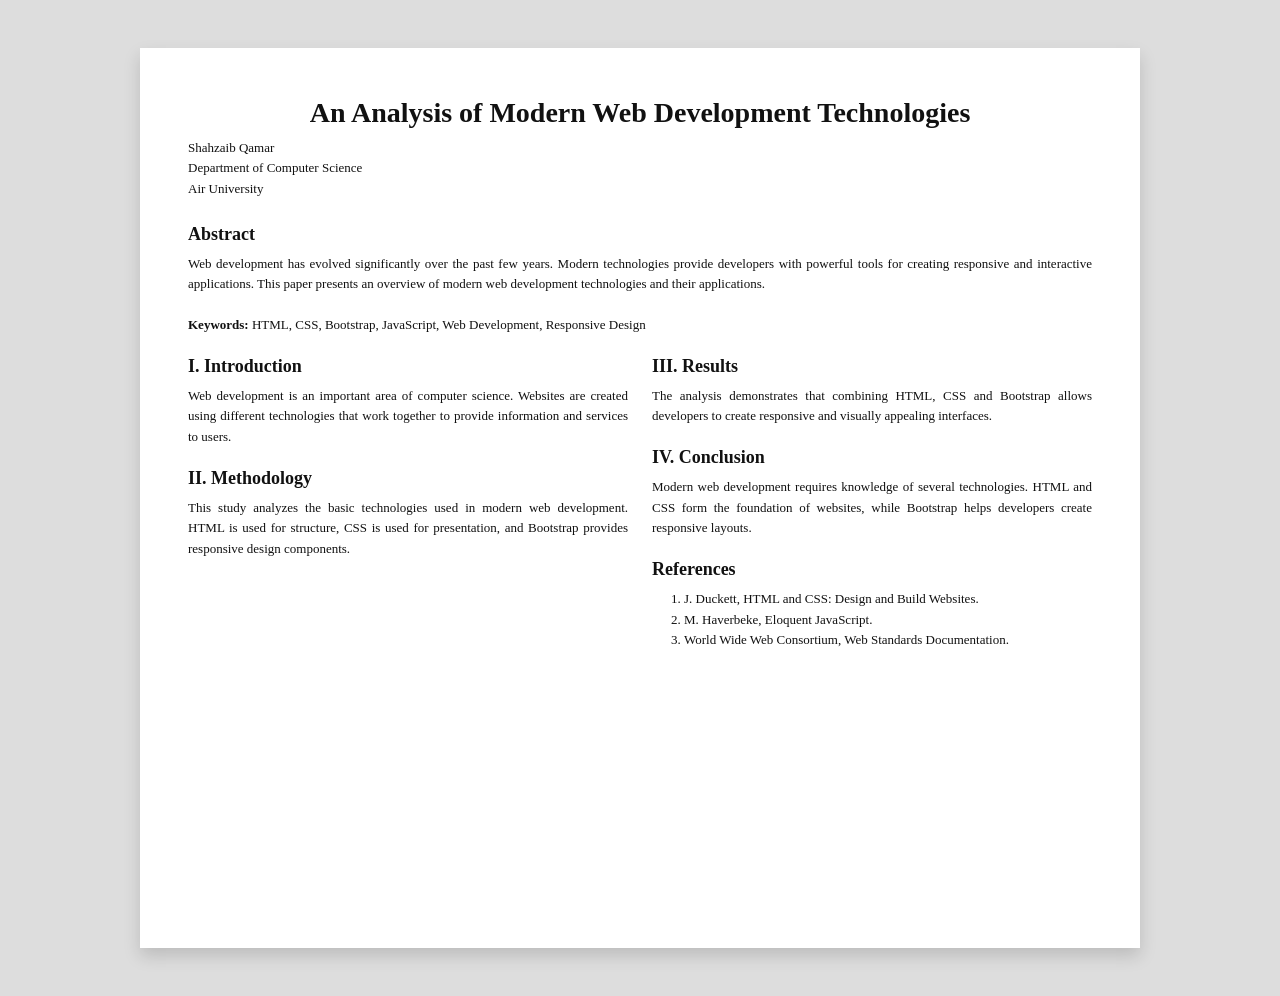
<file: lab 3 FSWD/task 4/index.html>
<!DOCTYPE html>
<html lang="en">

<head>

    <meta charset="UTF-8">

    <meta name="viewport"
          content="width=device-width, initial-scale=1.0">

    <title>IEEE Paper</title>

    <!-- Bootstrap -->

    <link
        href="https://cdn.jsdelivr.net/npm/bootstrap@5.3.3/dist/css/bootstrap.min.css"
        rel="stylesheet">

    <!-- Custom CSS -->

    <link rel="stylesheet" href="style.css">

</head>

<body>


<div class="container my-5">

    <div class="paper bg-white shadow p-5">


        <!-- TITLE -->

        <div class="text-center mb-4">

            <h1 class="paper-title">

                An Analysis of Modern Web Development
                Technologies

            </h1>


            <p>

                Shahzaib Qamar<br>

                Department of Computer Science<br>

                Air University

            </p>

        </div>



        <!-- ABSTRACT -->

        <section>

            <h2>
                Abstract
            </h2>

            <p>

                Web development has evolved significantly
                over the past few years. Modern technologies
                provide developers with powerful tools for
                creating responsive and interactive applications.
                This paper presents an overview of modern web
                development technologies and their applications.

            </p>

        </section>



        <!-- KEYWORDS -->

        <section>

            <p>

                <strong>
                    Keywords:
                </strong>

                HTML, CSS, Bootstrap, JavaScript,
                Web Development, Responsive Design

            </p>

        </section>



        <!-- TWO COLUMNS -->

        <div class="row">


            <!-- COLUMN 1 -->

            <div class="col-md-6">

                <section>

                    <h2>
                        I. Introduction
                    </h2>

                    <p>

                        Web development is an important area
                        of computer science. Websites are created
                        using different technologies that work
                        together to provide information and
                        services to users.

                    </p>

                </section>


                <section>

                    <h2>
                        II. Methodology
                    </h2>

                    <p>

                        This study analyzes the basic technologies
                        used in modern web development. HTML is
                        used for structure, CSS is used for
                        presentation, and Bootstrap provides
                        responsive design components.

                    </p>

                </section>

            </div>



            <!-- COLUMN 2 -->

            <div class="col-md-6">

                <section>

                    <h2>
                        III. Results
                    </h2>

                    <p>

                        The analysis demonstrates that combining
                        HTML, CSS and Bootstrap allows developers
                        to create responsive and visually appealing
                        interfaces.

                    </p>

                </section>


                <section>

                    <h2>
                        IV. Conclusion
                    </h2>

                    <p>

                        Modern web development requires knowledge
                        of several technologies. HTML and CSS form
                        the foundation of websites, while Bootstrap
                        helps developers create responsive layouts.

                    </p>

                </section>


                <section>

                    <h2>
                        References
                    </h2>

                    <ol>

                        <li>
                            J. Duckett,
                            HTML and CSS:
                            Design and Build Websites.
                        </li>

                        <li>
                            M. Haverbeke,
                            Eloquent JavaScript.
                        </li>

                        <li>
                            World Wide Web Consortium,
                            Web Standards Documentation.
                        </li>

                    </ol>

                </section>

            </div>

        </div>

    </div>

</div>

</body>

</html>
</file>
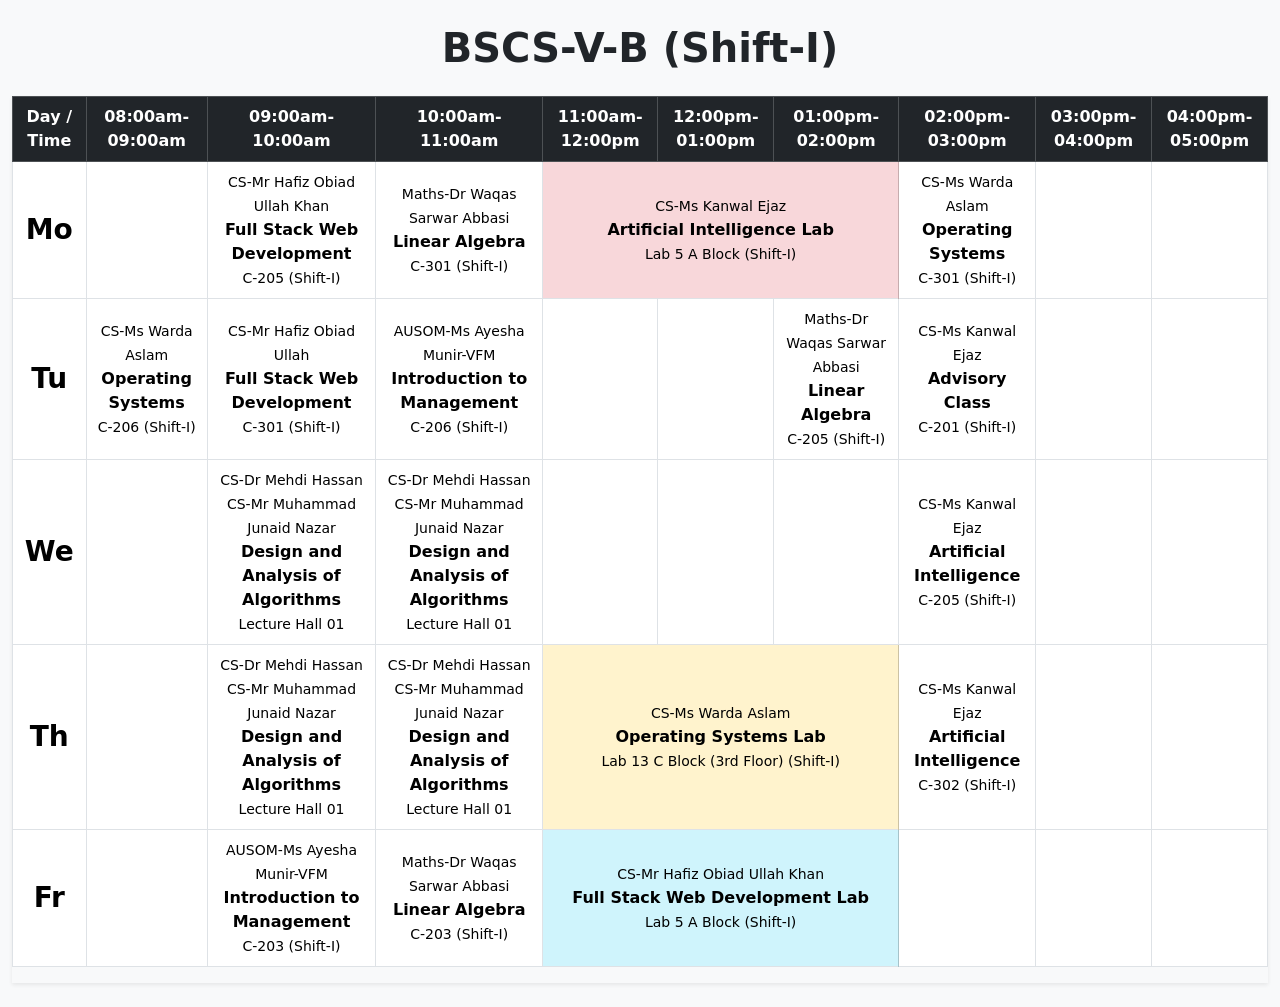
<file: lab 3 FSWD/task1 time-table/index.html>
<!DOCTYPE html>
<html lang="en">

<head>

    <meta charset="UTF-8">

    <meta name="viewport" content="width=device-width, initial-scale=1.0">

    <title>BSCS-V-B Timetable</title>

    <!-- Bootstrap CSS -->
    <link
        href="https://cdn.jsdelivr.net/npm/bootstrap@5.3.3/dist/css/bootstrap.min.css"
        rel="stylesheet">

</head>


<body class="bg-light">


    <!-- Main Container -->

    <div class="container-fluid py-4">


        <!-- Heading -->

        <h1 class="text-center fw-bold mb-4">
            BSCS-V-B (Shift-I)
        </h1>


        <!-- Responsive Table -->

        <div class="table-responsive shadow-sm">

            <table class="table table-bordered table-hover text-center align-middle bg-white">


                <!-- Table Header -->

                <thead class="table-dark">

                    <tr>

                        <th>Day / Time</th>

                        <th>08:00am-09:00am</th>

                        <th>09:00am-10:00am</th>

                        <th>10:00am-11:00am</th>

                        <th>11:00am-12:00pm</th>

                        <th>12:00pm-01:00pm</th>

                        <th>01:00pm-02:00pm</th>

                        <th>02:00pm-03:00pm</th>

                        <th>03:00pm-04:00pm</th>

                        <th>04:00pm-05:00pm</th>

                    </tr>

                </thead>


                <!-- Table Body -->

                <tbody>


                    <!-- Monday -->

                    <tr>

                        <th class="fs-3">
                            Mo
                        </th>


                        <td></td>


                        <td>

                            <small>
                                CS-Mr Hafiz Obiad Ullah Khan
                            </small>

                            <br>

                            <strong>
                                Full Stack Web Development
                            </strong>

                            <br>

                            <small>
                                C-205 (Shift-I)
                            </small>

                        </td>


                        <td>

                            <small>
                                Maths-Dr Waqas Sarwar Abbasi
                            </small>

                            <br>

                            <strong>
                                Linear Algebra
                            </strong>

                            <br>

                            <small>
                                C-301 (Shift-I)
                            </small>

                        </td>


                        <!-- AI Lab occupies 3 hours -->

                        <td colspan="3" class="table-danger">

                            <small>
                                CS-Ms Kanwal Ejaz
                            </small>

                            <br>

                            <strong>
                                Artificial Intelligence Lab
                            </strong>

                            <br>

                            <small>
                                Lab 5 A Block (Shift-I)
                            </small>

                        </td>


                        <td>

                            <small>
                                CS-Ms Warda Aslam
                            </small>

                            <br>

                            <strong>
                                Operating Systems
                            </strong>

                            <br>

                            <small>
                                C-301 (Shift-I)
                            </small>

                        </td>


                        <td></td>

                        <td></td>

                    </tr>


                    <!-- Tuesday -->

                    <tr>

                        <th class="fs-3">
                            Tu
                        </th>


                        <td>

                            <small>
                                CS-Ms Warda Aslam
                            </small>

                            <br>

                            <strong>
                                Operating Systems
                            </strong>

                            <br>

                            <small>
                                C-206 (Shift-I)
                            </small>

                        </td>


                        <td>

                            <small>
                                CS-Mr Hafiz Obiad Ullah
                            </small>

                            <br>

                            <strong>
                                Full Stack Web Development
                            </strong>

                            <br>

                            <small>
                                C-301 (Shift-I)
                            </small>

                        </td>


                        <td>

                            <small>
                                AUSOM-Ms Ayesha Munir-VFM
                            </small>

                            <br>

                            <strong>
                                Introduction to Management
                            </strong>

                            <br>

                            <small>
                                C-206 (Shift-I)
                            </small>

                        </td>


                        <td></td>

                        <td></td>


                        <td>

                            <small>
                                Maths-Dr Waqas Sarwar Abbasi
                            </small>

                            <br>

                            <strong>
                                Linear Algebra
                            </strong>

                            <br>

                            <small>
                                C-205 (Shift-I)
                            </small>

                        </td>


                        <td>

                            <small>
                                CS-Ms Kanwal Ejaz
                            </small>

                            <br>

                            <strong>
                                Advisory Class
                            </strong>

                            <br>

                            <small>
                                C-201 (Shift-I)
                            </small>

                        </td>


                        <td></td>

                        <td></td>

                    </tr>


                    <!-- Wednesday -->

                    <tr>

                        <th class="fs-3">
                            We
                        </th>


                        <td></td>


                        <td>

                            <small>
                                CS-Dr Mehdi Hassan
                            </small>

                            <br>

                            <small>
                                CS-Mr Muhammad Junaid Nazar
                            </small>

                            <br>

                            <strong>
                                Design and Analysis of Algorithms
                            </strong>

                            <br>

                            <small>
                                Lecture Hall 01
                            </small>

                        </td>


                        <td>

                            <small>
                                CS-Dr Mehdi Hassan
                            </small>

                            <br>

                            <small>
                                CS-Mr Muhammad Junaid Nazar
                            </small>

                            <br>

                            <strong>
                                Design and Analysis of Algorithms
                            </strong>

                            <br>

                            <small>
                                Lecture Hall 01
                            </small>

                        </td>


                        <td></td>

                        <td></td>

                        <td></td>


                        <td>

                            <small>
                                CS-Ms Kanwal Ejaz
                            </small>

                            <br>

                            <strong>
                                Artificial Intelligence
                            </strong>

                            <br>

                            <small>
                                C-205 (Shift-I)
                            </small>

                        </td>


                        <td></td>

                        <td></td>

                    </tr>


                    <!-- Thursday -->

                    <tr>

                        <th class="fs-3">
                            Th
                        </th>


                        <td></td>


                        <td>

                            <small>
                                CS-Dr Mehdi Hassan
                            </small>

                            <br>

                            <small>
                                CS-Mr Muhammad Junaid Nazar
                            </small>

                            <br>

                            <strong>
                                Design and Analysis of Algorithms
                            </strong>

                            <br>

                            <small>
                                Lecture Hall 01
                            </small>

                        </td>


                        <td>

                            <small>
                                CS-Dr Mehdi Hassan
                            </small>

                            <br>

                            <small>
                                CS-Mr Muhammad Junaid Nazar
                            </small>

                            <br>

                            <strong>
                                Design and Analysis of Algorithms
                            </strong>

                            <br>

                            <small>
                                Lecture Hall 01
                            </small>

                        </td>


                        <!-- Operating Systems Lab -->

                        <td colspan="3" class="table-warning">

                            <small>
                                CS-Ms Warda Aslam
                            </small>

                            <br>

                            <strong>
                                Operating Systems Lab
                            </strong>

                            <br>

                            <small>
                                Lab 13 C Block (3rd Floor) (Shift-I)
                            </small>

                        </td>


                        <td>

                            <small>
                                CS-Ms Kanwal Ejaz
                            </small>

                            <br>

                            <strong>
                                Artificial Intelligence
                            </strong>

                            <br>

                            <small>
                                C-302 (Shift-I)
                            </small>

                        </td>


                        <td></td>

                        <td></td>

                    </tr>


                    <!-- Friday -->

                    <tr>

                        <th class="fs-3">
                            Fr
                        </th>


                        <td></td>


                        <td>

                            <small>
                                AUSOM-Ms Ayesha Munir-VFM
                            </small>

                            <br>

                            <strong>
                                Introduction to Management
                            </strong>

                            <br>

                            <small>
                                C-203 (Shift-I)
                            </small>

                        </td>


                        <td>

                            <small>
                                Maths-Dr Waqas Sarwar Abbasi
                            </small>

                            <br>

                            <strong>
                                Linear Algebra
                            </strong>

                            <br>

                            <small>
                                C-203 (Shift-I)
                            </small>

                        </td>


                        <!-- Full Stack Lab -->

                        <td colspan="3" class="table-info">

                            <small>
                                CS-Mr Hafiz Obiad Ullah Khan
                            </small>

                            <br>

                            <strong>
                                Full Stack Web Development Lab
                            </strong>

                            <br>

                            <small>
                                Lab 5 A Block (Shift-I)
                            </small>

                        </td>


                        <td></td>

                        <td></td>

                        <td></td>

                    </tr>


                </tbody>

            </table>

        </div>

    </div>


    <!-- Bootstrap JavaScript -->

    <script
        src="https://cdn.jsdelivr.net/npm/bootstrap@5.3.3/dist/js/bootstrap.bundle.min.js">
    </script>

</body>

</html>
</file>
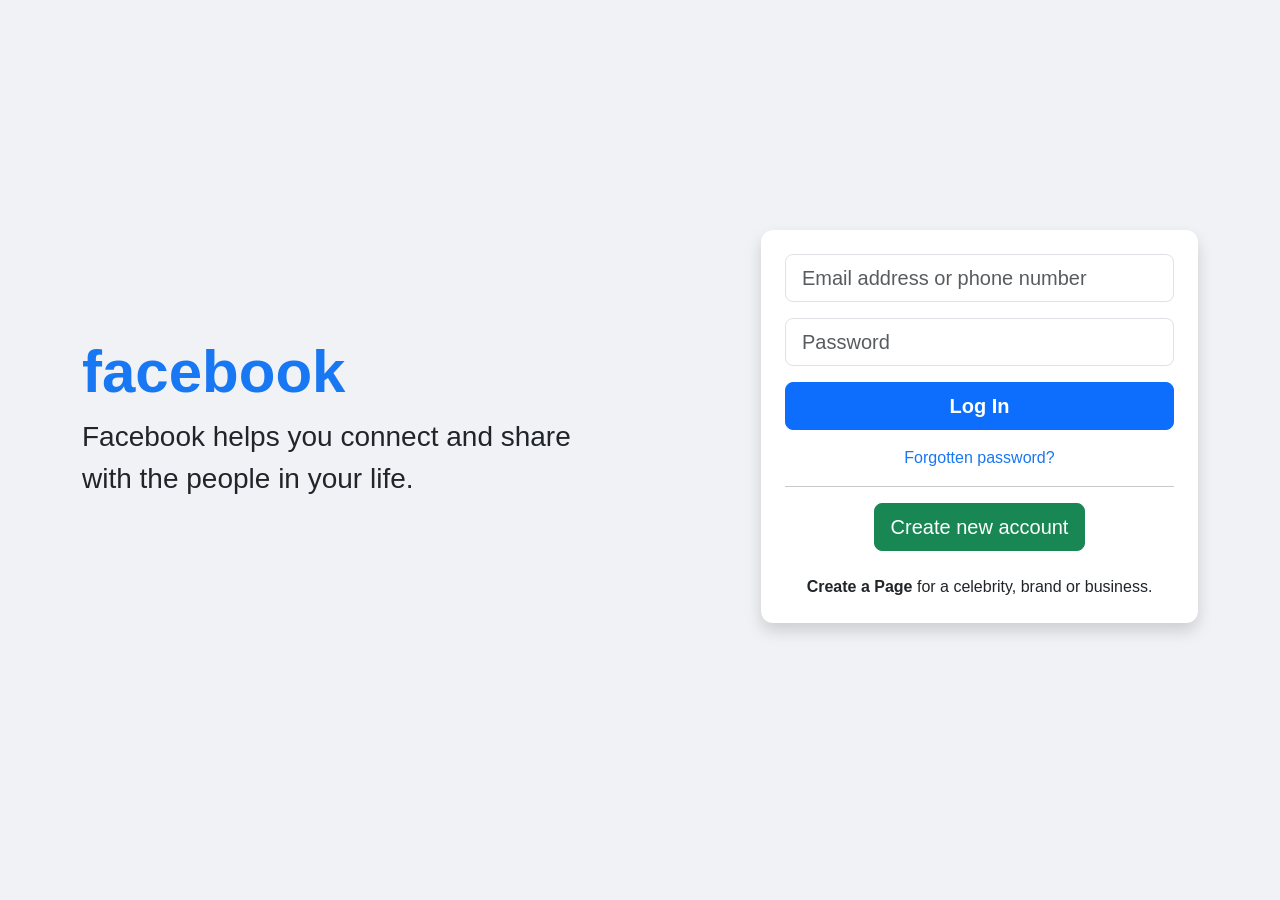
<file: lab 3 FSWD/task2/index.html>
<!DOCTYPE html>
<html lang="en">

<head>

    <meta charset="UTF-8">

    <meta name="viewport"
          content="width=device-width, initial-scale=1.0">

    <title>Facebook</title>

    <!-- Bootstrap CSS -->
    <link
        href="https://cdn.jsdelivr.net/npm/bootstrap@5.3.3/dist/css/bootstrap.min.css"
        rel="stylesheet">

    <!-- Custom CSS -->
    <link rel="stylesheet" href="style.css">

</head>

<body>


<div class="container">

    <div class="row align-items-center min-vh-100 g-5">


        <!-- LEFT SECTION -->

        <div class="col-lg-6">

            <h1 class="facebook-logo">
                facebook
            </h1>

            <p class="facebook-text">

                Facebook helps you connect and share
                with the people in your life.

            </p>

        </div>


        <!-- LOGIN CARD -->

        <div class="col-lg-5 offset-lg-1">

            <div class="card login-card shadow">

                <div class="card-body p-4">


                    <form>


                        <input
                            type="email"
                            class="form-control form-control-lg mb-3"
                            placeholder="Email address or phone number">


                        <input
                            type="password"
                            class="form-control form-control-lg mb-3"
                            placeholder="Password">


                        <button
                            type="submit"
                            class="btn btn-primary btn-lg w-100 fw-bold">

                            Log In

                        </button>


                        <div class="text-center my-3">

                            <a href="#">
                                Forgotten password?
                            </a>

                        </div>


                        <hr>


                        <div class="text-center">

                            <button
                                type="button"
                                class="btn btn-success btn-lg">

                                Create new account

                            </button>

                        </div>

                    </form>


                    <p class="text-center mt-4 mb-0">

                        <strong>
                            Create a Page
                        </strong>

                        for a celebrity, brand or business.

                    </p>

                </div>

            </div>

        </div>

    </div>

</div>

</body>

</html>
</file>
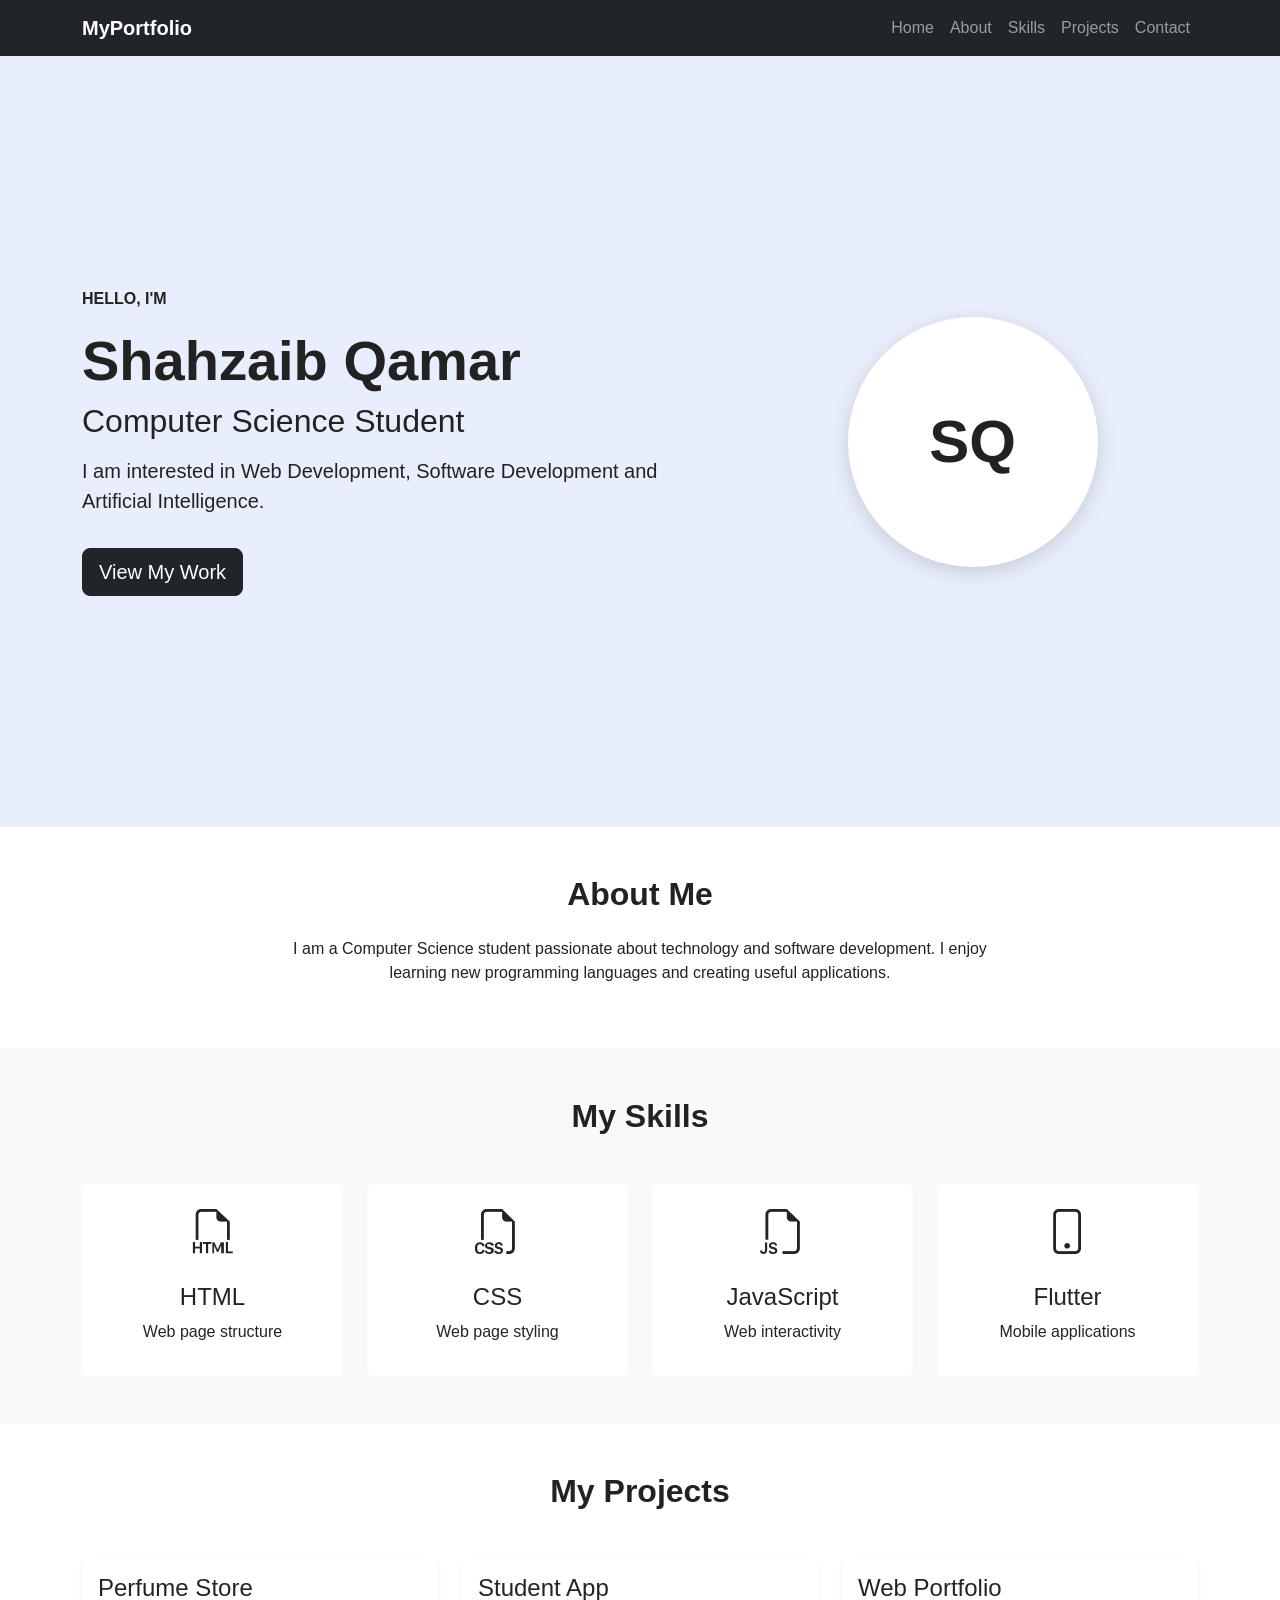
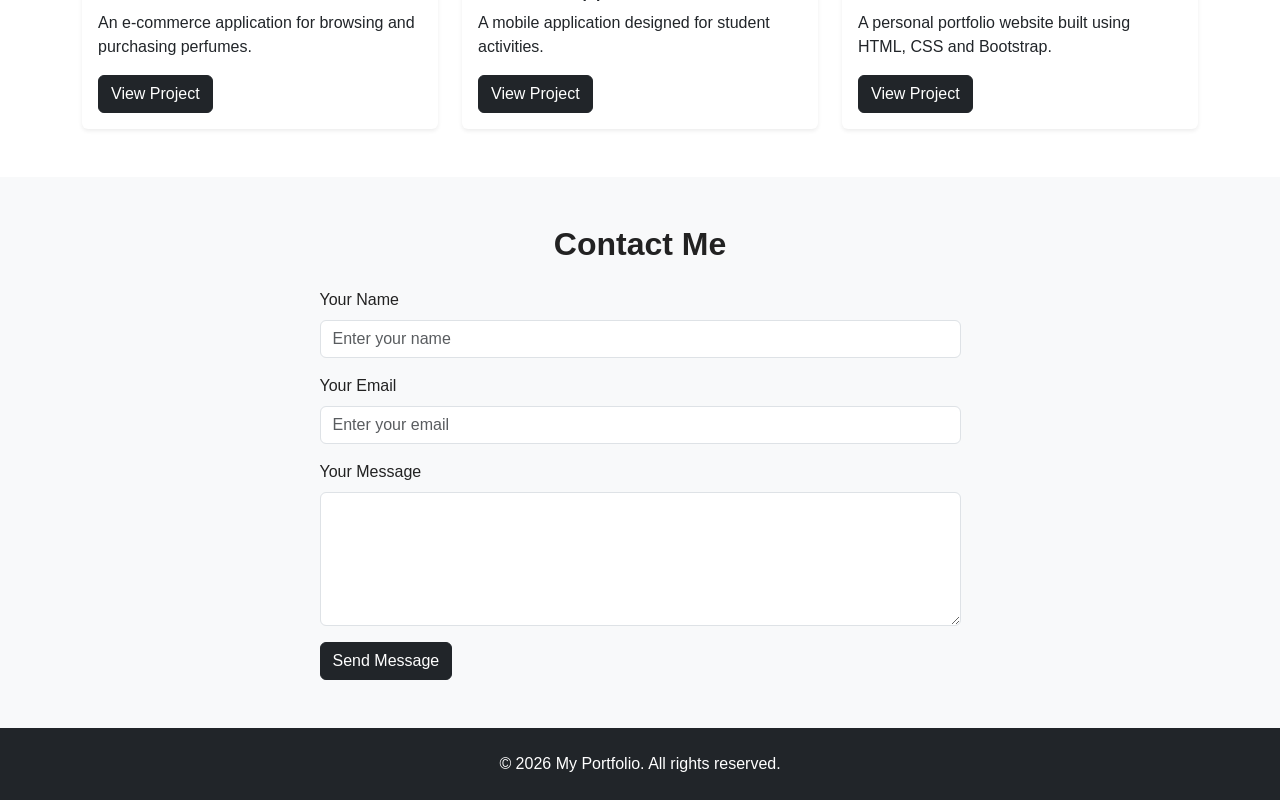
<file: lab 3 FSWD/task3/index.html>
<!DOCTYPE html>
<html lang="en">

<head>

    <meta charset="UTF-8">

    <meta name="viewport"
          content="width=device-width, initial-scale=1.0">

    <title>My Portfolio</title>

    <!-- Bootstrap CSS -->

    <link
        href="https://cdn.jsdelivr.net/npm/bootstrap@5.3.3/dist/css/bootstrap.min.css"
        rel="stylesheet">

    <!-- Bootstrap Icons -->

    <link
        rel="stylesheet"
        href="https://cdn.jsdelivr.net/npm/bootstrap-icons@1.11.3/font/bootstrap-icons.min.css">

    <!-- Custom CSS -->

    <link rel="stylesheet" href="style.css">

</head>

<body>


<!-- ================= NAVBAR ================= -->

<nav class="navbar navbar-expand-lg navbar-dark bg-dark sticky-top">

    <div class="container">

        <a class="navbar-brand fw-bold"
           href="#home">

            MyPortfolio

        </a>


        <button
            class="navbar-toggler"
            type="button"
            data-bs-toggle="collapse"
            data-bs-target="#navbarMenu">

            <span class="navbar-toggler-icon"></span>

        </button>


        <div class="collapse navbar-collapse"
             id="navbarMenu">

            <ul class="navbar-nav ms-auto">

                <li class="nav-item">
                    <a class="nav-link"
                       href="#home">
                        Home
                    </a>
                </li>

                <li class="nav-item">
                    <a class="nav-link"
                       href="#about">
                        About
                    </a>
                </li>

                <li class="nav-item">
                    <a class="nav-link"
                       href="#skills">
                        Skills
                    </a>
                </li>

                <li class="nav-item">
                    <a class="nav-link"
                       href="#projects">
                        Projects
                    </a>
                </li>

                <li class="nav-item">
                    <a class="nav-link"
                       href="#contact">
                        Contact
                    </a>
                </li>

            </ul>

        </div>

    </div>

</nav>



<!-- ================= HERO ================= -->

<section id="home"
         class="hero py-5">

    <div class="container">

        <div class="row align-items-center min-vh-75">


            <div class="col-lg-7">

                <p class="text-uppercase fw-bold">
                    Hello, I'm
                </p>

                <h1 class="display-4 fw-bold">
                    Shahzaib Qamar
                </h1>

                <h2 class="fw-normal">
                    Computer Science Student
                </h2>

                <p class="lead mt-3">

                    I am interested in Web Development,
                    Software Development and Artificial Intelligence.

                </p>

                <a href="#projects"
                   class="btn btn-dark btn-lg mt-3">

                    View My Work

                </a>

            </div>


            <div class="col-lg-5 text-center mt-5 mt-lg-0">

                <div class="profile-circle">

                    SQ

                </div>

            </div>

        </div>

    </div>

</section>



<!-- ================= ABOUT ================= -->

<section id="about"
         class="py-5">

    <div class="container">

        <div class="text-center mb-4">

            <h2 class="fw-bold">
                About Me
            </h2>

        </div>


        <div class="row justify-content-center">

            <div class="col-lg-8">

                <p class="text-center">

                    I am a Computer Science student passionate
                    about technology and software development.
                    I enjoy learning new programming languages
                    and creating useful applications.

                </p>

            </div>

        </div>

    </div>

</section>



<!-- ================= SKILLS ================= -->

<section id="skills"
         class="py-5 bg-light">

    <div class="container">

        <h2 class="text-center fw-bold mb-5">
            My Skills
        </h2>


        <div class="row g-4">


            <div class="col-md-6 col-lg-3">

                <div class="card skill-card h-100 text-center">

                    <div class="card-body">

                        <i class="bi bi-filetype-html skill-icon"></i>

                        <h4 class="mt-3">
                            HTML
                        </h4>

                        <p>
                            Web page structure
                        </p>

                    </div>

                </div>

            </div>


            <div class="col-md-6 col-lg-3">

                <div class="card skill-card h-100 text-center">

                    <div class="card-body">

                        <i class="bi bi-filetype-css skill-icon"></i>

                        <h4 class="mt-3">
                            CSS
                        </h4>

                        <p>
                            Web page styling
                        </p>

                    </div>

                </div>

            </div>


            <div class="col-md-6 col-lg-3">

                <div class="card skill-card h-100 text-center">

                    <div class="card-body">

                        <i class="bi bi-filetype-js skill-icon"></i>

                        <h4 class="mt-3">
                            JavaScript
                        </h4>

                        <p>
                            Web interactivity
                        </p>

                    </div>

                </div>

            </div>


            <div class="col-md-6 col-lg-3">

                <div class="card skill-card h-100 text-center">

                    <div class="card-body">

                        <i class="bi bi-phone skill-icon"></i>

                        <h4 class="mt-3">
                            Flutter
                        </h4>

                        <p>
                            Mobile applications
                        </p>

                    </div>

                </div>

            </div>

        </div>

    </div>

</section>



<!-- ================= PROJECTS ================= -->

<section id="projects"
         class="py-5">

    <div class="container">

        <h2 class="text-center fw-bold mb-5">
            My Projects
        </h2>


        <div class="row g-4">


            <div class="col-md-4">

                <div class="card h-100 shadow-sm">

                    <div class="card-body">

                        <h4>
                            Perfume Store
                        </h4>

                        <p>

                            An e-commerce application for
                            browsing and purchasing perfumes.

                        </p>

                        <a href="#"
                           class="btn btn-dark">

                            View Project

                        </a>

                    </div>

                </div>

            </div>


            <div class="col-md-4">

                <div class="card h-100 shadow-sm">

                    <div class="card-body">

                        <h4>
                            Student App
                        </h4>

                        <p>

                            A mobile application designed
                            for student activities.

                        </p>

                        <a href="#"
                           class="btn btn-dark">

                            View Project

                        </a>

                    </div>

                </div>

            </div>


            <div class="col-md-4">

                <div class="card h-100 shadow-sm">

                    <div class="card-body">

                        <h4>
                            Web Portfolio
                        </h4>

                        <p>

                            A personal portfolio website
                            built using HTML, CSS and Bootstrap.

                        </p>

                        <a href="#"
                           class="btn btn-dark">

                            View Project

                        </a>

                    </div>

                </div>

            </div>

        </div>

    </div>

</section>



<!-- ================= CONTACT ================= -->

<section id="contact"
         class="py-5 bg-light">

    <div class="container">

        <h2 class="text-center fw-bold mb-4">
            Contact Me
        </h2>


        <div class="row justify-content-center">

            <div class="col-lg-7">

                <form>


                    <div class="mb-3">

                        <label class="form-label">
                            Your Name
                        </label>

                        <input
                            type="text"
                            class="form-control"
                            placeholder="Enter your name">

                    </div>


                    <div class="mb-3">

                        <label class="form-label">
                            Your Email
                        </label>

                        <input
                            type="email"
                            class="form-control"
                            placeholder="Enter your email">

                    </div>


                    <div class="mb-3">

                        <label class="form-label">
                            Your Message
                        </label>

                        <textarea
                            class="form-control"
                            rows="5"
                            placeholder="Enter your message">
                        </textarea>

                    </div>


                    <button
                        type="submit"
                        class="btn btn-dark">

                        Send Message

                    </button>

                </form>

            </div>

        </div>

    </div>

</section>



<!-- ================= FOOTER ================= -->

<footer class="bg-dark text-white text-center py-4">

    <p class="mb-0">

        © 2026 My Portfolio.
        All rights reserved.

    </p>

</footer>



<script
    src="https://cdn.jsdelivr.net/npm/bootstrap@5.3.3/dist/js/bootstrap.bundle.min.js">
</script>

</body>

</html>
</file>
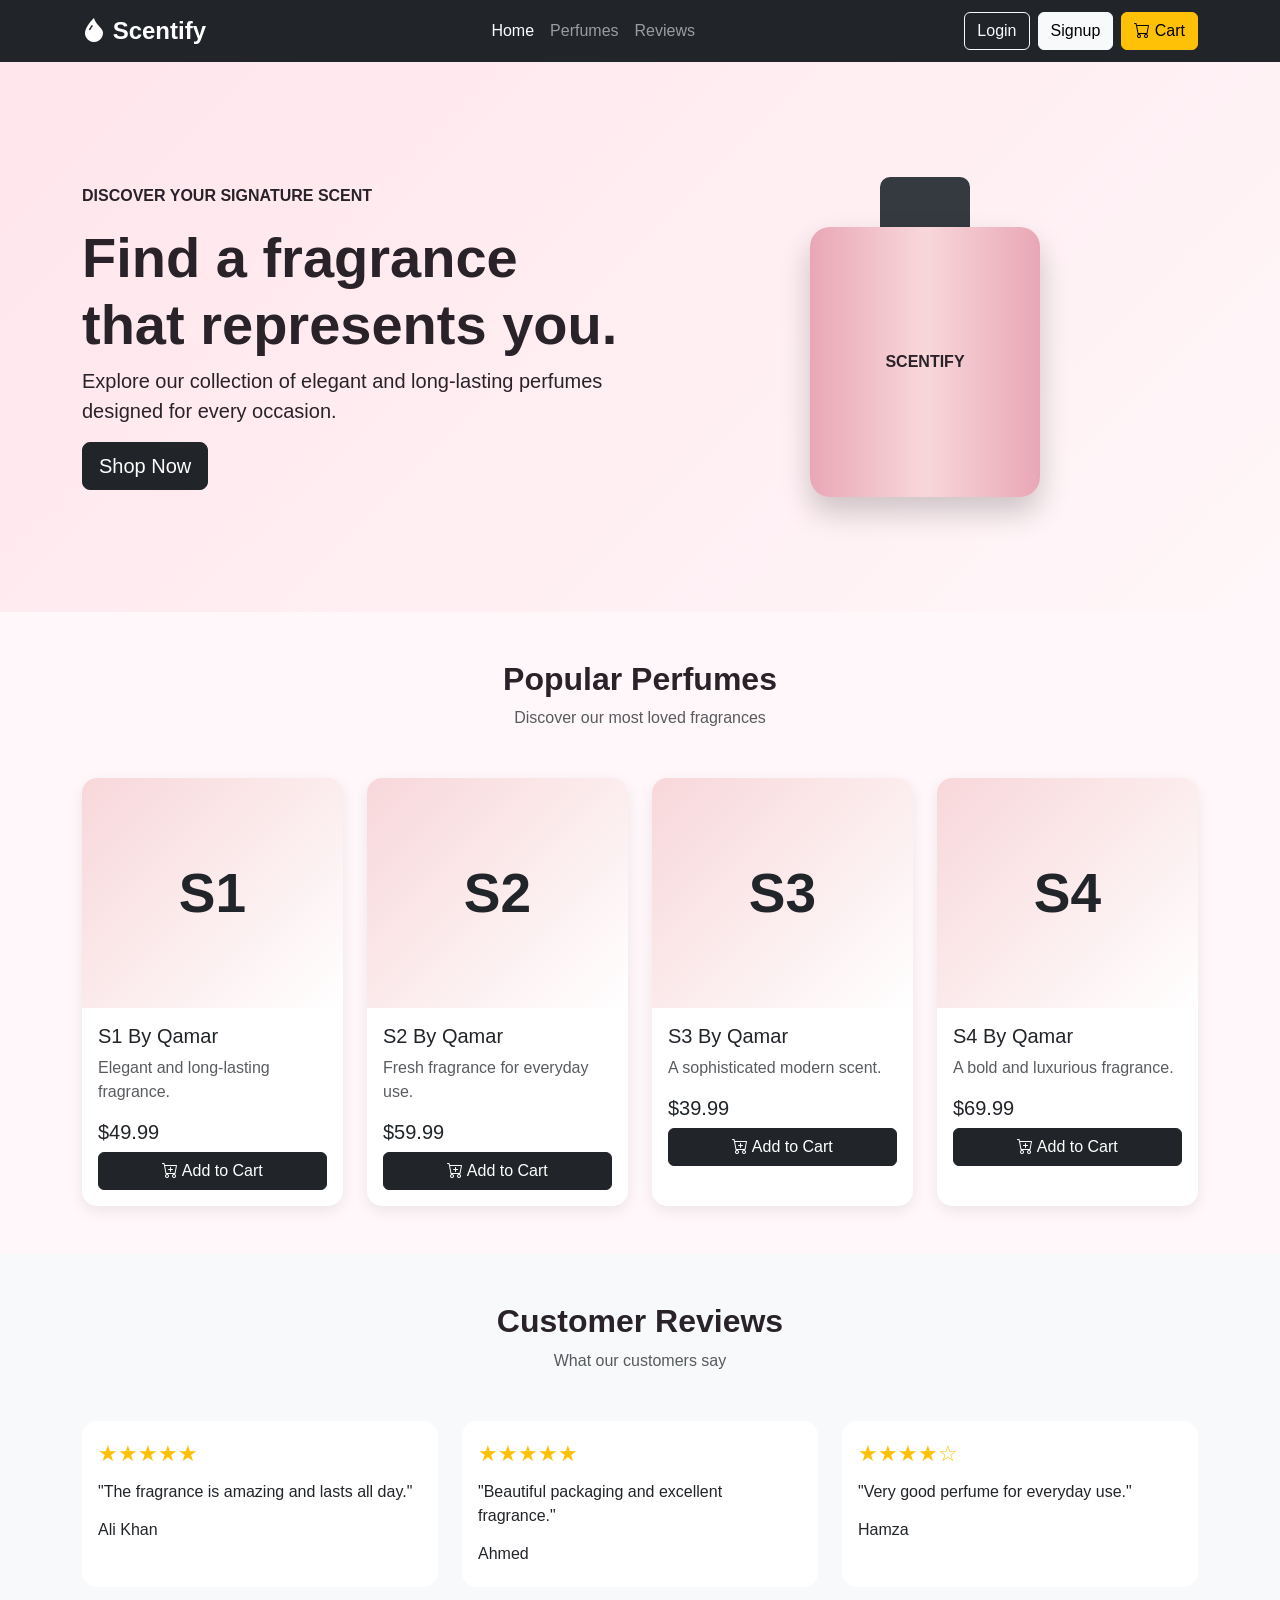
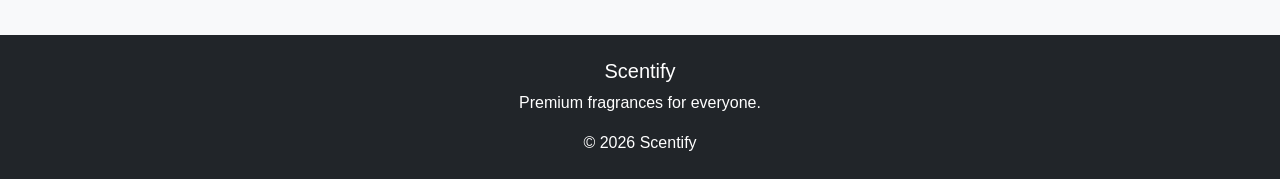
<file: lab 3 FSWD/task5/index.html>
<!DOCTYPE html>
<html lang="en">

<head>

    <meta charset="UTF-8">

    <meta name="viewport"
          content="width=device-width, initial-scale=1.0">

    <title>Scentify - Perfume Store</title>


    <!-- Bootstrap CSS -->

    <link
        href="https://cdn.jsdelivr.net/npm/bootstrap@5.3.3/dist/css/bootstrap.min.css"
        rel="stylesheet">


    <!-- Bootstrap Icons -->

    <link
        rel="stylesheet"
        href="https://cdn.jsdelivr.net/npm/bootstrap-icons@1.11.3/font/bootstrap-icons.min.css">


    <!-- Custom CSS -->

    <link rel="stylesheet" href="style.css">

</head>

<body>


<!-- ================= NAVBAR ================= -->

<nav class="navbar navbar-expand-lg navbar-dark bg-dark sticky-top">

    <div class="container">


        <a class="navbar-brand fw-bold"
           href="index.html">

            <i class="bi bi-droplet-fill"></i>

            Scentify

        </a>


        <button
            class="navbar-toggler"
            type="button"
            data-bs-toggle="collapse"
            data-bs-target="#mainNavbar">

            <span class="navbar-toggler-icon"></span>

        </button>


        <div class="collapse navbar-collapse"
             id="mainNavbar">


            <ul class="navbar-nav mx-auto">

                <li class="nav-item">

                    <a class="nav-link active"
                       href="index.html">

                        Home

                    </a>

                </li>


                <li class="nav-item">

                    <a class="nav-link"
                       href="#products">

                        Perfumes

                    </a>

                </li>


                <li class="nav-item">

                    <a class="nav-link"
                       href="#reviews">

                        Reviews

                    </a>

                </li>

            </ul>


            <div class="d-flex gap-2">

                <a href="login.html"
                   class="btn btn-outline-light">

                    Login

                </a>


                <a href="signup.html"
                   class="btn btn-light">

                    Signup

                </a>


                <a href="cart.html"
                   class="btn btn-warning">

                    <i class="bi bi-cart"></i>

                    Cart

                </a>

            </div>

        </div>

    </div>

</nav>



<!-- ================= HERO ================= -->

<section class="ecommerce-hero">

    <div class="container">

        <div class="row align-items-center">


            <div class="col-lg-6">

                <p class="fw-bold text-uppercase">

                    Discover Your Signature Scent

                </p>


                <h1 class="display-4 fw-bold">

                    Find a fragrance
                    that represents you.

                </h1>


                <p class="lead">

                    Explore our collection of elegant
                    and long-lasting perfumes designed
                    for every occasion.

                </p>


                <a href="#products"
                   class="btn btn-dark btn-lg">

                    Shop Now

                </a>

            </div>


            <div class="col-lg-6 text-center mt-5 mt-lg-0">

                <div class="perfume-display">

                    <div class="bottle-cap"></div>

                    <div class="bottle">

                        SCENTIFY

                    </div>

                </div>

            </div>

        </div>

    </div>

</section>



<!-- ================= PRODUCTS ================= -->

<section id="products"
         class="py-5">

    <div class="container">


        <div class="text-center mb-5">

            <h2 class="fw-bold">

                Popular Perfumes

            </h2>


            <p class="text-muted">

                Discover our most loved fragrances

            </p>

        </div>


        <div class="row g-4">


            <!-- PRODUCT 1 -->

            <div class="col-md-6 col-lg-3">

                <div class="card product-card h-100">


                    <div class="product-image">

                        S1

                    </div>


                    <div class="card-body">

                        <h5>
                            S1 By Qamar
                        </h5>


                        <p class="text-muted">

                            Elegant and long-lasting
                            fragrance.

                        </p>


                        <h5>
                            $49.99
                        </h5>


                        <a href="cart.html"
                           class="btn btn-dark w-100">

                            <i class="bi bi-cart-plus"></i>

                            Add to Cart

                        </a>

                    </div>

                </div>

            </div>



            <!-- PRODUCT 2 -->

            <div class="col-md-6 col-lg-3">

                <div class="card product-card h-100">


                    <div class="product-image">

                        S2

                    </div>


                    <div class="card-body">

                        <h5>
                            S2 By Qamar
                        </h5>


                        <p class="text-muted">

                            Fresh fragrance for everyday use.

                        </p>


                        <h5>
                            $59.99
                        </h5>


                        <a href="cart.html"
                           class="btn btn-dark w-100">

                            <i class="bi bi-cart-plus"></i>

                            Add to Cart

                        </a>

                    </div>

                </div>

            </div>



            <!-- PRODUCT 3 -->

            <div class="col-md-6 col-lg-3">

                <div class="card product-card h-100">


                    <div class="product-image">

                        S3

                    </div>


                    <div class="card-body">

                        <h5>
                            S3 By Qamar
                        </h5>


                        <p class="text-muted">

                            A sophisticated modern scent.

                        </p>


                        <h5>
                            $39.99
                        </h5>


                        <a href="cart.html"
                           class="btn btn-dark w-100">

                            <i class="bi bi-cart-plus"></i>

                            Add to Cart

                        </a>

                    </div>

                </div>

            </div>



            <!-- PRODUCT 4 -->

            <div class="col-md-6 col-lg-3">

                <div class="card product-card h-100">


                    <div class="product-image">

                        S4

                    </div>


                    <div class="card-body">

                        <h5>
                            S4 By Qamar
                        </h5>


                        <p class="text-muted">

                            A bold and luxurious fragrance.

                        </p>


                        <h5>
                            $69.99
                        </h5>


                        <a href="cart.html"
                           class="btn btn-dark w-100">

                            <i class="bi bi-cart-plus"></i>

                            Add to Cart

                        </a>

                    </div>

                </div>

            </div>

        </div>

    </div>

</section>



<!-- ================= REVIEWS ================= -->

<section id="reviews"
         class="py-5 bg-light">

    <div class="container">


        <div class="text-center mb-5">

            <h2 class="fw-bold">

                Customer Reviews

            </h2>


            <p class="text-muted">

                What our customers say

            </p>

        </div>


        <div class="row g-4">


            <div class="col-md-4">

                <div class="card review-card h-100">

                    <div class="card-body">

                        <div class="stars">
                            ★★★★★
                        </div>


                        <p>

                            "The fragrance is amazing
                            and lasts all day."

                        </p>


                        <h6>
                            Ali Khan
                        </h6>

                    </div>

                </div>

            </div>



            <div class="col-md-4">

                <div class="card review-card h-100">

                    <div class="card-body">

                        <div class="stars">
                            ★★★★★
                        </div>


                        <p>

                            "Beautiful packaging and
                            excellent fragrance."

                        </p>


                        <h6>
                            Ahmed
                        </h6>

                    </div>

                </div>

            </div>



            <div class="col-md-4">

                <div class="card review-card h-100">

                    <div class="card-body">

                        <div class="stars">
                            ★★★★☆
                        </div>


                        <p>

                            "Very good perfume for
                            everyday use."

                        </p>


                        <h6>
                            Hamza
                        </h6>

                    </div>

                </div>

            </div>

        </div>

    </div>

</section>



<!-- ================= FOOTER ================= -->

<footer class="bg-dark text-white text-center py-4">

    <h5>
        Scentify
    </h5>


    <p>
        Premium fragrances for everyone.
    </p>


    <p class="mb-0">
        © 2026 Scentify
    </p>

</footer>





<script
    src="https://cdn.jsdelivr.net/npm/bootstrap@5.3.3/dist/js/bootstrap.bundle.min.js">
</script>

</body>

</html>
</file>
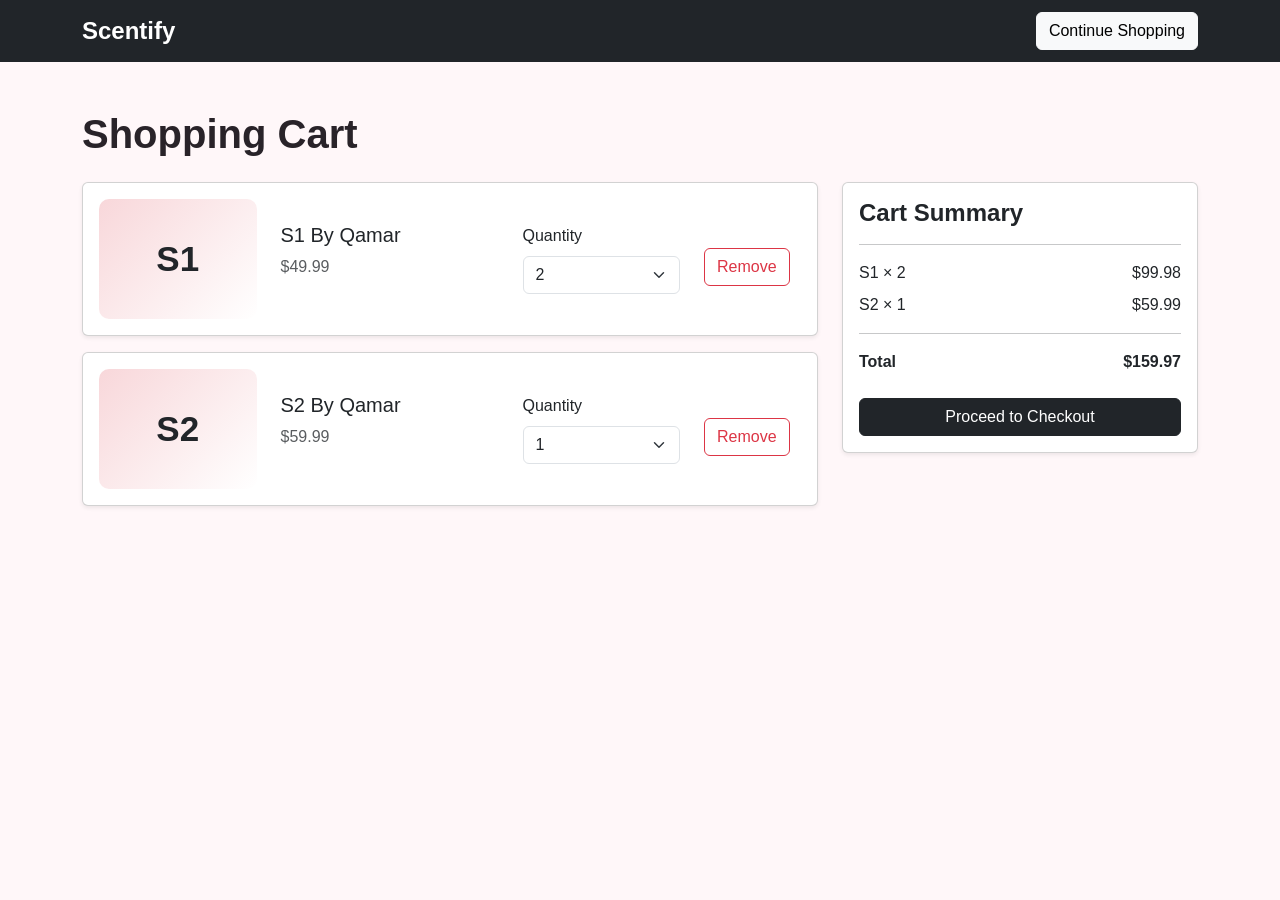
<file: lab 3 FSWD/task5/cart.html>
<!DOCTYPE html>
<html lang="en">

<head>

    <meta charset="UTF-8">

    <meta name="viewport"
          content="width=device-width, initial-scale=1.0">

    <title>Shopping Cart - Scentify</title>


    <link
        href="https://cdn.jsdelivr.net/npm/bootstrap@5.3.3/dist/css/bootstrap.min.css"
        rel="stylesheet">


    <link rel="stylesheet" href="style.css">

</head>

<body>


<!-- NAVBAR -->

<nav class="navbar navbar-dark bg-dark">

    <div class="container">

        <a href="index.html"
           class="navbar-brand fw-bold">

            Scentify

        </a>


        <a href="index.html"
           class="btn btn-light">

            Continue Shopping

        </a>

    </div>

</nav>



<!-- CART -->

<div class="container py-5">


    <h1 class="fw-bold mb-4">

        Shopping Cart

    </h1>


    <div class="row g-4">


        <!-- CART ITEMS -->

        <div class="col-lg-8">


            <!-- ITEM 1 -->

            <div class="card mb-3 shadow-sm">

                <div class="card-body">

                    <div class="row align-items-center">


                        <div class="col-md-3">

                            <div class="cart-product-image">

                                S1

                            </div>

                        </div>


                        <div class="col-md-4">

                            <h5>
                                S1 By Qamar
                            </h5>

                            <p class="text-muted">

                                $49.99

                            </p>

                        </div>


                        <div class="col-md-3">


                            <label class="form-label">

                                Quantity

                            </label>


                            <select class="form-select">

                                <option>1</option>

                                <option selected>2</option>

                                <option>3</option>

                                <option>4</option>

                            </select>

                        </div>


                        <div class="col-md-2">

                            <a href="#"
                               class="btn btn-outline-danger mt-3">

                                Remove

                            </a>

                        </div>

                    </div>

                </div>

            </div>



            <!-- ITEM 2 -->

            <div class="card mb-3 shadow-sm">

                <div class="card-body">

                    <div class="row align-items-center">


                        <div class="col-md-3">

                            <div class="cart-product-image">

                                S2

                            </div>

                        </div>


                        <div class="col-md-4">

                            <h5>
                                S2 By Qamar
                            </h5>

                            <p class="text-muted">

                                $59.99

                            </p>

                        </div>


                        <div class="col-md-3">

                            <label class="form-label">

                                Quantity

                            </label>


                            <select class="form-select">

                                <option selected>1</option>

                                <option>2</option>

                                <option>3</option>

                                <option>4</option>

                            </select>

                        </div>


                        <div class="col-md-2">

                            <a href="#"
                               class="btn btn-outline-danger mt-3">

                                Remove

                            </a>

                        </div>

                    </div>

                </div>

            </div>


        </div>



        <!-- SUMMARY -->

        <div class="col-lg-4">


            <div class="card shadow-sm">

                <div class="card-body">


                    <h4 class="fw-bold">

                        Cart Summary

                    </h4>


                    <hr>


                    <div class="d-flex
                                justify-content-between">

                        <span>
                            S1 × 2
                        </span>

                        <span>
                            $99.98
                        </span>

                    </div>


                    <div class="d-flex
                                justify-content-between mt-2">

                        <span>
                            S2 × 1
                        </span>

                        <span>
                            $59.99
                        </span>

                    </div>


                    <hr>


                    <div class="d-flex
                                justify-content-between">

                        <strong>
                            Total
                        </strong>

                        <strong>
                            $159.97
                        </strong>

                    </div>


                    <a href="checkout.html"
                       class="btn btn-dark w-100 mt-4">

                        Proceed to Checkout

                    </a>


                </div>

            </div>

        </div>

    </div>

</div>


</body>

</html>
</file>
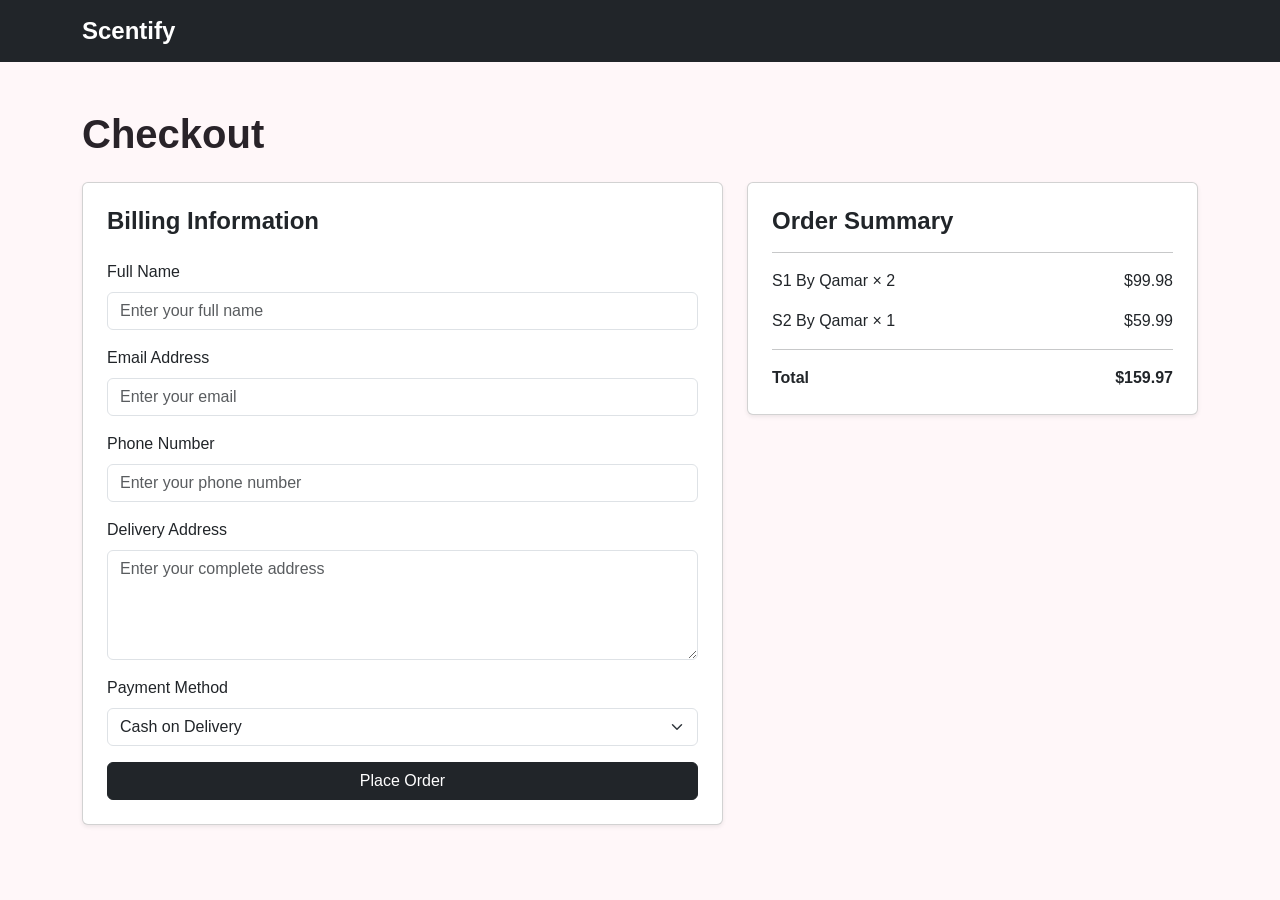
<file: lab 3 FSWD/task5/checkout.html>
<!DOCTYPE html>
<html lang="en">

<head>

    <meta charset="UTF-8">

    <meta name="viewport"
          content="width=device-width, initial-scale=1.0">

    <title>Checkout - Scentify</title>


    <link
        href="https://cdn.jsdelivr.net/npm/bootstrap@5.3.3/dist/css/bootstrap.min.css"
        rel="stylesheet">


    <link rel="stylesheet" href="style.css">

</head>

<body>


<!-- NAVBAR -->

<nav class="navbar navbar-dark bg-dark">

    <div class="container">

        <a href="index.html"
           class="navbar-brand fw-bold">

            Scentify

        </a>

    </div>

</nav>



<div class="container py-5">


    <h1 class="fw-bold mb-4">

        Checkout

    </h1>


    <div class="row g-4">


        <!-- BILLING FORM -->

        <div class="col-lg-7">


            <div class="card shadow-sm">

                <div class="card-body p-4">


                    <h4 class="fw-bold mb-4">

                        Billing Information

                    </h4>


                    <form>


                        <div class="mb-3">

                            <label class="form-label">

                                Full Name

                            </label>


                            <input
                                type="text"
                                class="form-control"
                                placeholder="Enter your full name"
                                required>

                        </div>


                        <div class="mb-3">

                            <label class="form-label">

                                Email Address

                            </label>


                            <input
                                type="email"
                                class="form-control"
                                placeholder="Enter your email"
                                required>

                        </div>


                        <div class="mb-3">

                            <label class="form-label">

                                Phone Number

                            </label>


                            <input
                                type="tel"
                                class="form-control"
                                placeholder="Enter your phone number"
                                required>

                        </div>


                        <div class="mb-3">

                            <label class="form-label">

                                Delivery Address

                            </label>


                            <textarea
                                class="form-control"
                                rows="4"
                                placeholder="Enter your complete address"
                                required></textarea>

                        </div>


                        <div class="mb-3">

                            <label class="form-label">

                                Payment Method

                            </label>


                            <select class="form-select">

                                <option>
                                    Cash on Delivery
                                </option>

                                <option>
                                    Credit Card
                                </option>

                                <option>
                                    Debit Card
                                </option>

                            </select>

                        </div>


                        <button
                            type="submit"
                            class="btn btn-dark w-100">

                            Place Order

                        </button>

                    </form>

                </div>

            </div>

        </div>



        <!-- ORDER SUMMARY -->

        <div class="col-lg-5">


            <div class="card shadow-sm">

                <div class="card-body p-4">


                    <h4 class="fw-bold">

                        Order Summary

                    </h4>


                    <hr>


                    <div class="d-flex
                                justify-content-between mb-3">

                        <span>
                            S1 By Qamar × 2
                        </span>

                        <span>
                            $99.98
                        </span>

                    </div>


                    <div class="d-flex
                                justify-content-between mb-3">

                        <span>
                            S2 By Qamar × 1
                        </span>

                        <span>
                            $59.99
                        </span>

                    </div>


                    <hr>


                    <div class="d-flex
                                justify-content-between">

                        <strong>
                            Total
                        </strong>

                        <strong>
                            $159.97
                        </strong>

                    </div>


                </div>

            </div>


        </div>

    </div>

</div>


</body>

</html>
</file>
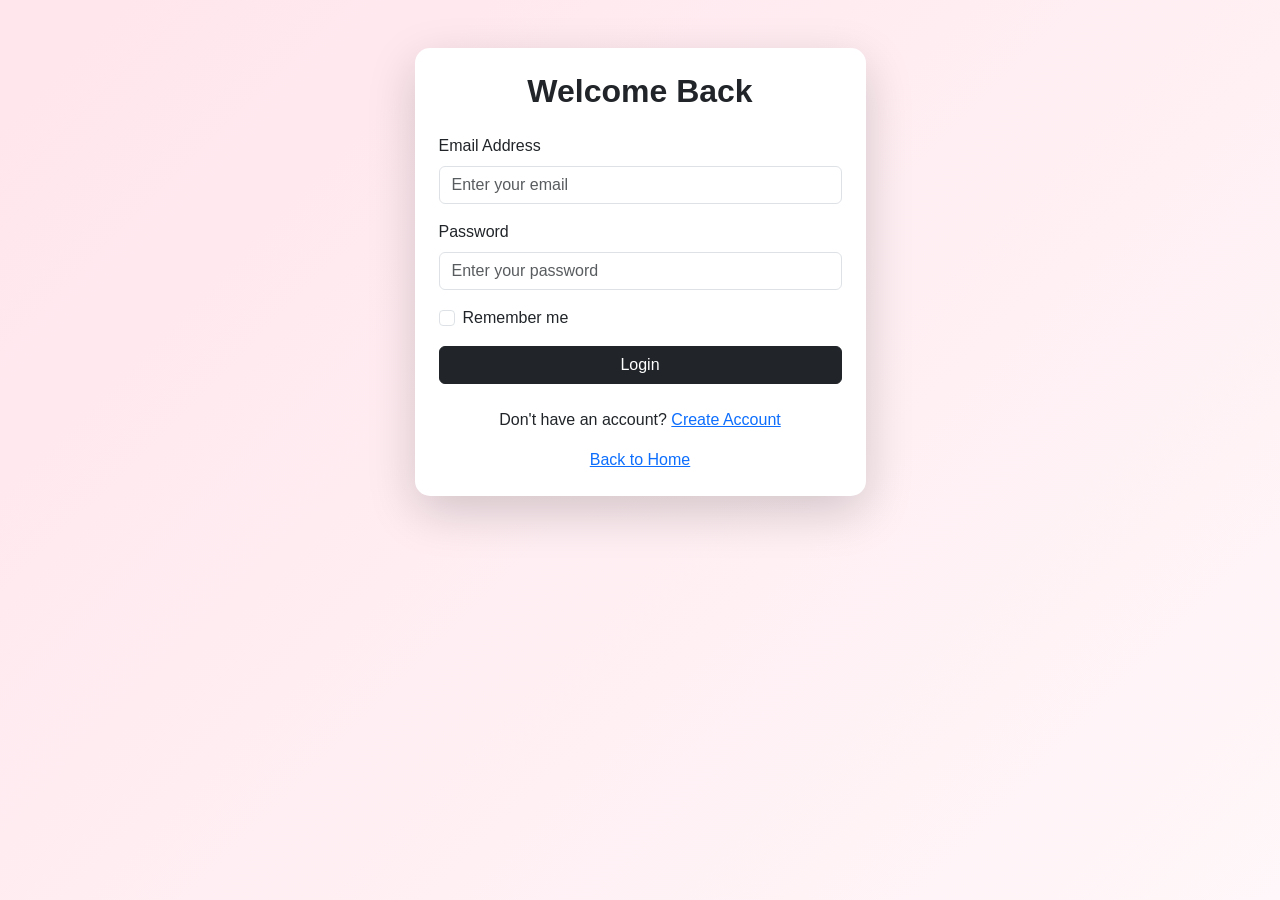
<file: lab 3 FSWD/task5/login.html>
<!DOCTYPE html>
<html lang="en">

<head>

    <meta charset="UTF-8">

    <meta name="viewport"
          content="width=device-width, initial-scale=1.0">

    <title>Login - Scentify</title>


    <link
        href="https://cdn.jsdelivr.net/npm/bootstrap@5.3.3/dist/css/bootstrap.min.css"
        rel="stylesheet">


    <link rel="stylesheet" href="style.css">

</head>

<body class="auth-background">


<div class="container">

    <div class="row justify-content-center">

        <div class="col-md-6 col-lg-5">


            <div class="card auth-card shadow-lg mt-5">


                <div class="card-body p-4">


                    <h2 class="text-center fw-bold mb-4">

                        Welcome Back

                    </h2>


                    <form>


                        <div class="mb-3">

                            <label class="form-label">

                                Email Address

                            </label>


                            <input
                                type="email"
                                class="form-control"
                                placeholder="Enter your email"
                                required>

                        </div>


                        <div class="mb-3">

                            <label class="form-label">

                                Password

                            </label>


                            <input
                                type="password"
                                class="form-control"
                                placeholder="Enter your password"
                                required>

                        </div>


                        <div class="form-check mb-3">

                            <input
                                class="form-check-input"
                                type="checkbox"
                                id="remember">


                            <label
                                class="form-check-label"
                                for="remember">

                                Remember me

                            </label>

                        </div>


                        <button
                            type="submit"
                            class="btn btn-dark w-100">

                            Login

                        </button>

                    </form>


                    <p class="text-center mt-4">

                        Don't have an account?

                        <a href="signup.html">

                            Create Account

                        </a>

                    </p>


                    <div class="text-center">

                        <a href="index.html">

                            Back to Home

                        </a>

                    </div>

                </div>

            </div>

        </div>

    </div>

</div>

</body>

</html>
</file>
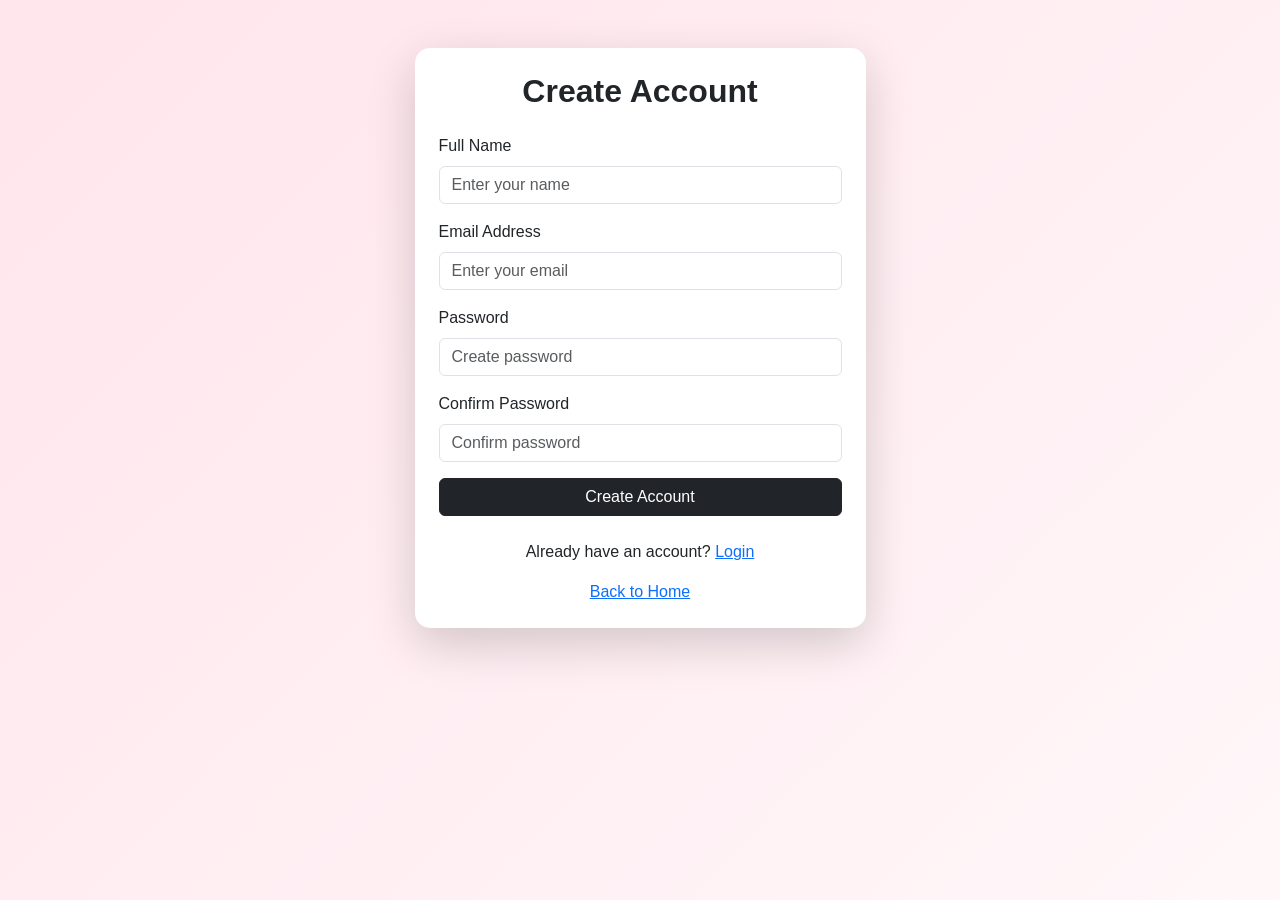
<file: lab 3 FSWD/task5/signup.html>
<!DOCTYPE html>
<html lang="en">

<head>

    <meta charset="UTF-8">

    <meta name="viewport"
          content="width=device-width, initial-scale=1.0">

    <title>Signup - Scentify</title>


    <link
        href="https://cdn.jsdelivr.net/npm/bootstrap@5.3.3/dist/css/bootstrap.min.css"
        rel="stylesheet">


    <link rel="stylesheet" href="style.css">

</head>

<body class="auth-background">


<div class="container">

    <div class="row justify-content-center">

        <div class="col-md-6 col-lg-5">


            <div class="card auth-card shadow-lg mt-5">


                <div class="card-body p-4">


                    <h2 class="text-center fw-bold mb-4">

                        Create Account

                    </h2>


                    <form>


                        <div class="mb-3">

                            <label class="form-label">

                                Full Name

                            </label>


                            <input
                                type="text"
                                class="form-control"
                                placeholder="Enter your name"
                                required>

                        </div>


                        <div class="mb-3">

                            <label class="form-label">

                                Email Address

                            </label>


                            <input
                                type="email"
                                class="form-control"
                                placeholder="Enter your email"
                                required>

                        </div>


                        <div class="mb-3">

                            <label class="form-label">

                                Password

                            </label>


                            <input
                                type="password"
                                class="form-control"
                                placeholder="Create password"
                                required>

                        </div>


                        <div class="mb-3">

                            <label class="form-label">

                                Confirm Password

                            </label>


                            <input
                                type="password"
                                class="form-control"
                                placeholder="Confirm password"
                                required>

                        </div>


                        <button
                            type="submit"
                            class="btn btn-dark w-100">

                            Create Account

                        </button>


                    </form>


                    <p class="text-center mt-4">

                        Already have an account?

                        <a href="login.html">

                            Login

                        </a>

                    </p>


                    <div class="text-center">

                        <a href="index.html">

                            Back to Home

                        </a>

                    </div>

                </div>

            </div>

        </div>

    </div>

</div>

</body>

</html>
</file>
<file: lab 3 FSWD/task 4/style.css>
body {

    background-color: #ddd;

    font-family:
        "Times New Roman",
        serif;

    color: #111;

}


.paper {

    max-width: 1000px;

    margin: auto;

    min-height: 100vh;

}


.paper-title {

    font-size: 28px;

    font-weight: bold;

}


.paper h2 {

    font-size: 18px;

    font-weight: bold;

}


.paper p,
.paper li {

    font-size: 13px;

    line-height: 1.6;

    text-align: justify;

}


.paper section {

    margin-bottom: 20px;

}


@media (max-width: 768px) {

    .paper {

        padding: 25px !important;

    }

    .paper-title {

        font-size: 22px;

    }

}
</file>
<file: lab 3 FSWD/task2/style.css>
body {
    margin: 0;

    font-family: Arial, sans-serif;

    background-color: #f0f2f5;
}

.facebook-logo {

    font-size: 60px;

    font-weight: bold;

    color: #1877f2;

}

.facebook-text {

    font-size: 28px;

    max-width: 500px;

}

.login-card {

    border: none;

    border-radius: 12px;

}

.login-card a {

    color: #1877f2;

    text-decoration: none;

}

.login-card a:hover {

    text-decoration: underline;

}

@media (max-width: 992px) {

    .facebook-logo,
    .facebook-text {

        text-align: center;

    }

}
</file>
<file: lab 3 FSWD/task3/style.css>
body {
    font-family: Arial, sans-serif;

    color: #222;

    scroll-behavior: smooth;
}


/* HERO */

.hero {
    background-color: #e8eefc;
}

.min-vh-75 {
    min-height: 75vh;
}


/* PROFILE */

.profile-circle {

    width: 250px;

    height: 250px;

    border-radius: 50%;

    background-color: white;

    display: flex;

    justify-content: center;

    align-items: center;

    margin: auto;

    font-size: 60px;

    font-weight: bold;

    box-shadow:
        0 5px 20px
        rgba(0, 0, 0, 0.15);

}


/* SKILLS */

.skill-card {

    border: none;

    transition: 0.3s;

}

.skill-card:hover {

    transform: translateY(-5px);

}


.skill-icon {

    font-size: 45px;

}




#projects .card {

    border: none;

    transition: 0.3s;

}


#projects .card:hover {

    transform: translateY(-5px);

}
</file>
<file: lab 3 FSWD/task5/style.css>
/* ================= GENERAL ================= */

body {

    font-family: Arial, sans-serif;

    background-color: #fff7f9;

    color: #292329;

}


/* ================= NAVBAR ================= */

.navbar-brand {

    font-size: 24px;

}


/* ================= HERO ================= */

.ecommerce-hero {

    min-height: 550px;

    display: flex;

    align-items: center;

    padding: 70px 0;

    background: linear-gradient(
        135deg,
        #ffe5ec,
        #fff7f9
    );

}


/* ================= PERFUME DISPLAY ================= */

.perfume-display {

    width: 230px;

    margin: auto;

    position: relative;

}


.bottle-cap {

    width: 90px;

    height: 50px;

    background-color: #343a40;

    margin: auto;

    border-radius: 10px 10px 0 0;

}


.bottle {

    height: 270px;

    background: linear-gradient(
        to right,
        #e9a7b5,
        #f8d7da,
        #e9a7b5
    );

    border-radius: 20px;

    display: flex;

    justify-content: center;

    align-items: center;

    font-weight: bold;

    box-shadow:
        0 15px 30px
        rgba(0, 0, 0, 0.2);

}


/* ================= PRODUCTS ================= */

.product-card {

    border: none;

    border-radius: 15px;

    overflow: hidden;

    box-shadow:
        0 5px 15px
        rgba(0, 0, 0, 0.08);

    transition: 0.3s;

}


.product-card:hover {

    transform: translateY(-7px);

    box-shadow:
        0 10px 25px
        rgba(0, 0, 0, 0.15);

}


.product-image {

    height: 230px;

    display: flex;

    justify-content: center;

    align-items: center;

    background: linear-gradient(
        135deg,
        #f8d7da,
        #ffffff
    );

    font-size: 55px;

    font-weight: bold;

}


/* ================= REVIEWS ================= */

.review-card {

    border: none;

    border-radius: 15px;

}


.stars {

    color: #ffc107;

    font-size: 22px;

    margin-bottom: 10px;

}


/* ================= AUTH PAGES ================= */

.auth-background {

    min-height: 100vh;

    background: linear-gradient(
        135deg,
        #ffe5ec,
        #fff7f9
    );

}


.auth-card {

    border: none;

    border-radius: 15px;

}


/* ================= CART ================= */

.cart-product-image {

    height: 120px;

    background: linear-gradient(
        135deg,
        #f8d7da,
        #ffffff
    );

    display: flex;

    justify-content: center;

    align-items: center;

    font-size: 35px;

    font-weight: bold;

    border-radius: 10px;

}


/* ================= RESPONSIVE ================= */

@media (max-width: 768px) {

    .ecommerce-hero {

        text-align: center;

    }


    .perfume-display {

        margin-top: 30px;

    }

}
</file>
